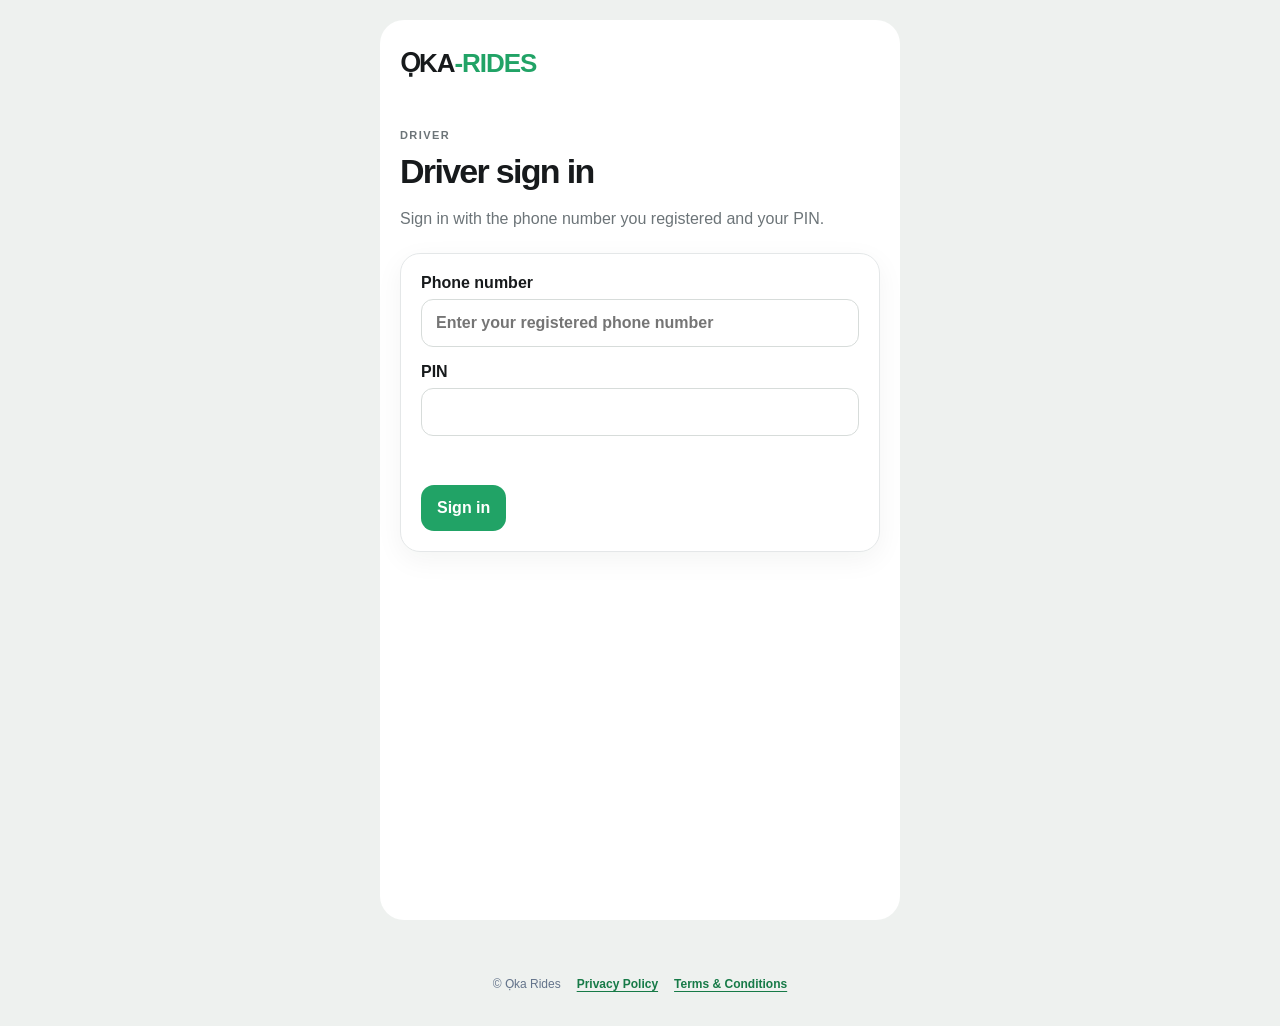
<file: driver.html>
<!doctype html>
<html lang="en">
<head>
<meta charset="utf-8">
<meta name="viewport" content="width=device-width,initial-scale=1,viewport-fit=cover">
<meta name="theme-color" content="#21a366">
<meta name="apple-mobile-web-app-capable" content="yes">
<meta name="apple-mobile-web-app-status-bar-style" content="default">
<link rel="manifest" href="/driver-manifest.json">
<link rel="stylesheet" href="/driver.css">
<title>Ọka-Rides Driver</title>
<link rel="stylesheet" href="/ui-enhancements.css?v=20261101">
</head>
<body class="driver-page">
<main class="driver-app">
  <section id="login-view" class="view active">
    <div class="brand">ỌKA<span>-RIDES</span></div>
    <p class="eyebrow">DRIVER</p>
    <h1>Driver sign in</h1>
    <p class="muted">Sign in with the phone number you registered and your PIN.</p>
    <form id="login-form" class="card">
      <label>Phone number<input id="driver-phone" type="tel" inputmode="tel" autocomplete="username" required minlength="7" maxlength="30" placeholder="Enter your registered phone number"></label>
      <label>PIN<input id="driver-pin" type="password" inputmode="numeric" autocomplete="current-password" minlength="4" required></label>
      <p id="login-message" class="message"></p>
      <button class="primary" type="submit">Sign in</button>
    </form>
  </section>

  <section id="app-view" class="view">
    <header class="topbar">
      <div><div class="brand small">ỌKA<span>-RIDES</span></div><strong id="driver-name">Driver</strong></div>
      <button id="logout" class="text-button">Log out</button>
    </header>

    <div class="driver-card">
      <div>
        <span class="eyebrow">STATUS</span>
        <strong id="availability-label">OFFLINE</strong>
      </div>
      <button id="availability-toggle" class="toggle" type="button">Go online</button>
    </div>

    <p id="app-message" class="message"></p>

    <section id="offer-section" class="card hidden">
      <div class="section-head"><span class="eyebrow">NEW RIDE</span><span id="offer-expiry"></span></div>
      <h2 id="offer-destination">Ride request</h2>
      <div class="route"><div><b>Pickup</b><span id="offer-pickup"></span></div><div><b>Destination</b><span id="offer-destination-2"></span></div></div>
      <div class="actions">
        <button id="reject-offer" class="secondary">Reject</button>
        <button id="accept-offer" class="primary">Accept ride</button>
      </div>
    </section>

    <section id="current-section" class="card hidden">
      <div class="section-head"><span class="eyebrow">CURRENT RIDE</span><span id="ride-status"></span></div>
      <h2 id="current-destination">Ride</h2>
      <div class="route"><div><b>Pickup</b><span id="current-pickup"></span></div><div><b>Destination</b><span id="current-destination-2"></span></div></div>
      <div class="ride-meta"><span id="current-passengers"></span><a id="current-phone" href="#"></a></div>
      <button id="ride-action" class="primary full">Mark picked up</button>
    </section>

    <section id="documents-section" class="card" aria-labelledby="documents-title" hidden>
      <div class="section-head"><div><span class="eyebrow">ONBOARDING</span><h2 id="documents-title">Driver documents</h2></div></div>
      <p class="muted">Upload clear, current copies. Dispatch must review all four document types before your account can be activated.</p>
      <form id="driver-document-form">
        <label>Document type
          <select id="driver-document-type" required>
            <option value="DRIVER_LICENSE">Driver's licence</option>
            <option value="VEHICLE_REGISTRATION">Vehicle registration</option>
            <option value="ROADWORTHINESS">Roadworthiness certificate</option>
            <option value="INSURANCE">Vehicle insurance</option>
          </select>
        </label>
        <label>Expiry date (required for licence, roadworthiness and insurance)
          <input id="driver-document-expiry" type="date">
        </label>
        <label>Document file (PDF, JPG or PNG; max 5 MB)
          <input id="driver-document-file" type="file" accept="application/pdf,image/jpeg,image/png" required>
        </label>
        <button id="driver-document-submit" class="primary full" type="submit">Upload document</button>
      </form>
      <p id="driver-document-message" class="message" role="status" aria-live="polite"></p>
      <div id="driver-document-list" class="earnings-rides"></div>
    </section>

    <section id="earnings-section" class="card earnings-card" aria-labelledby="earnings-title">
      <div class="section-head">
        <div>
          <span class="eyebrow">MY EARNINGS</span>
          <h2 id="earnings-title">Daily earnings</h2>
        </div>
      </div>
      <div class="earnings-controls">
        <label for="earnings-date">Business date (Nigeria)
          <input id="earnings-date" type="date" aria-label="Select earnings date">
        </label>
        <button id="earnings-refresh" class="secondary" type="button">Refresh</button>
      </div>
      <div class="earnings-grid">
        <div class="earnings-stat"><span>Completed paid rides</span><strong id="earnings-count">—</strong></div>
        <div class="earnings-stat"><span>My share (85%)</span><strong id="earnings-total">—</strong></div>
        <div class="earnings-stat highlight"><span>Awaiting bank payout</span><strong id="earnings-pending">—</strong></div>
        <div class="earnings-stat"><span>Bank paid</span><strong id="earnings-bank-paid">—</strong></div>
        <div class="earnings-stat"><span>Legacy split / review</span><strong id="earnings-paystack">—</strong></div>
      </div>
      <p id="earnings-message" class="earnings-message" role="status" aria-live="polite">Loading earnings…</p>
      <div id="earnings-rides" class="earnings-rides"></div>
      <p class="earnings-note">Only completed, paid rides count. New Paystack and OPay fares are payable to you by Oka Rides after the ride is completed. Older Paystack split entries require review. Oka Rides transfers your share manually; Paystack settlement to Oka Rides can take additional time.</p>
    </section>

    <section id="waiting-section" class="empty-card">
      <div class="empty-icon">🛺</div>
      <h2 id="waiting-title">You're offline</h2>
      <p id="waiting-text">Go online when you're ready to receive ride offers.</p>
    </section>
  </section>
</main>
<footer class="oka-legal-footer" aria-label="Legal information"><span>© Ọka Rides</span><a href="/privacy.html">Privacy Policy</a><a href="/terms.html">Terms &amp; Conditions</a></footer>
<script src="/driver.js?v=20261125-driver-csrf-earnings-fix-1"></script>
</body>
</html>
</file>
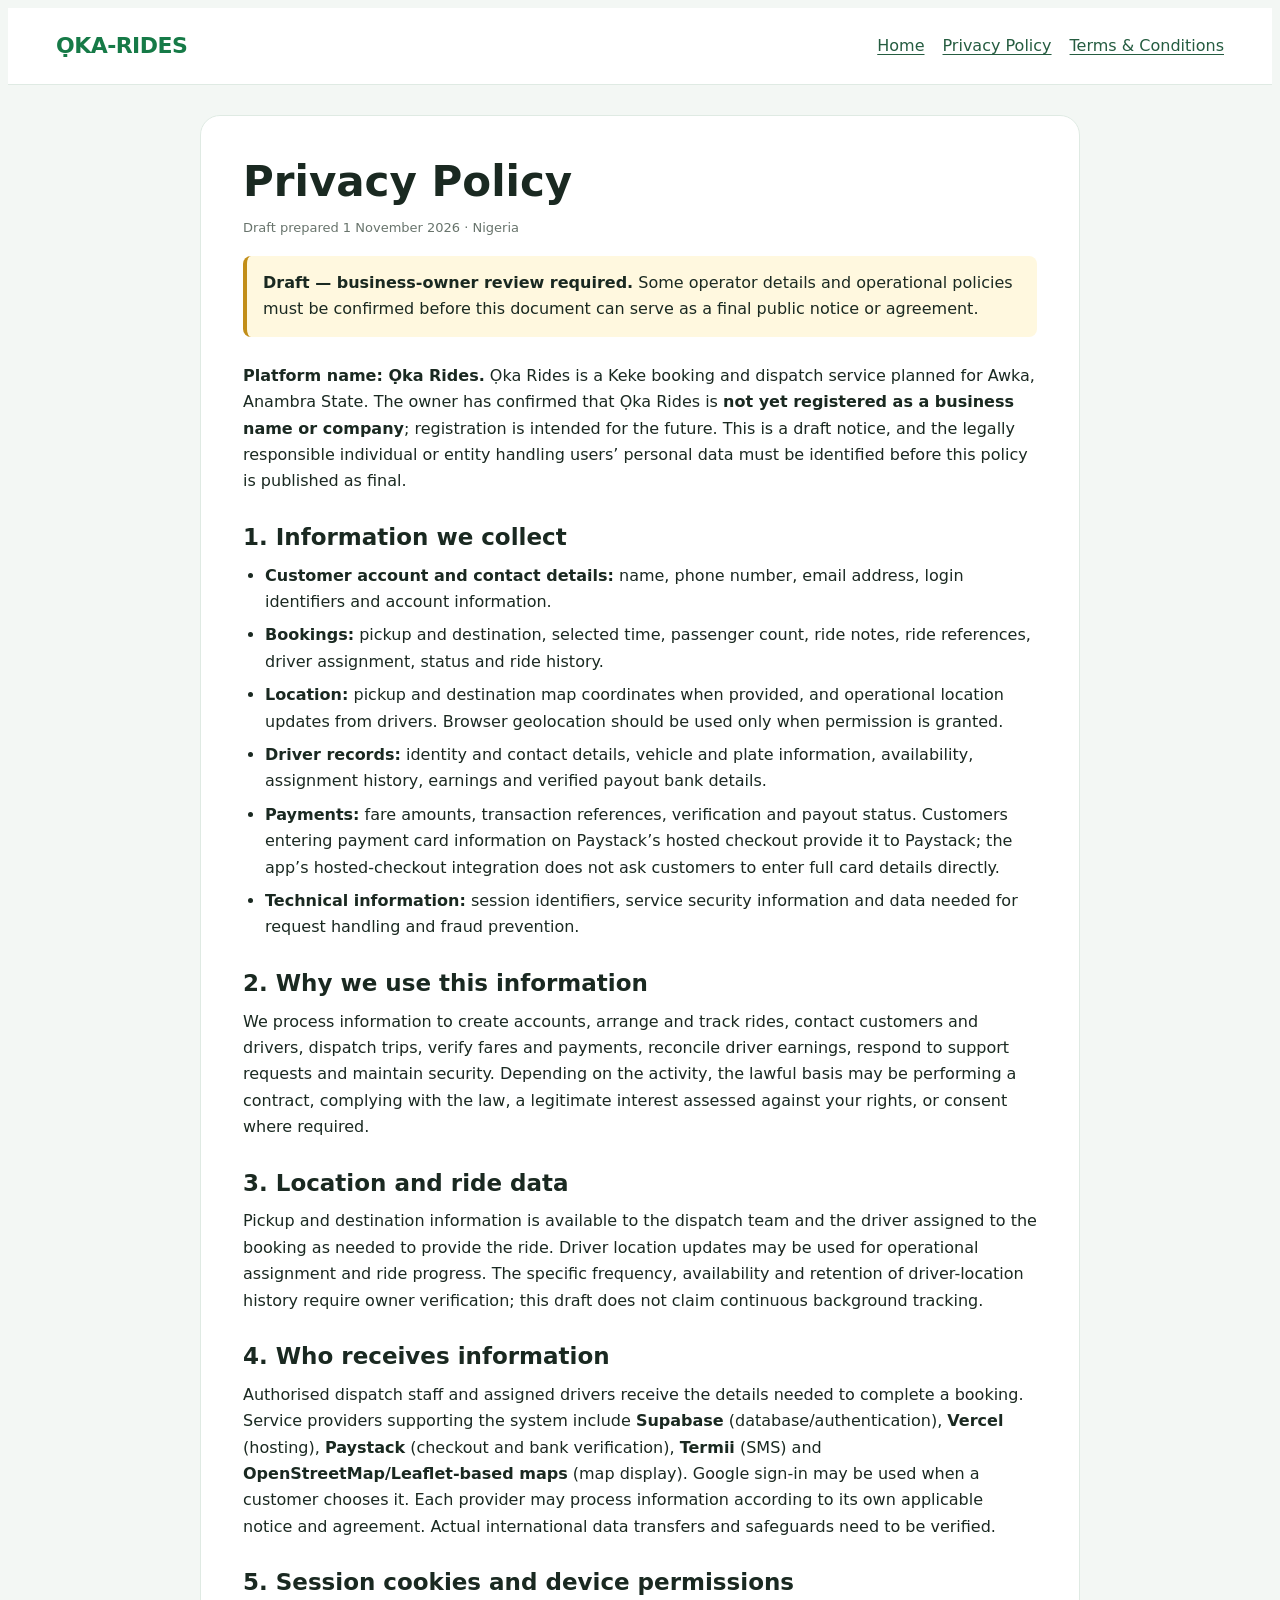
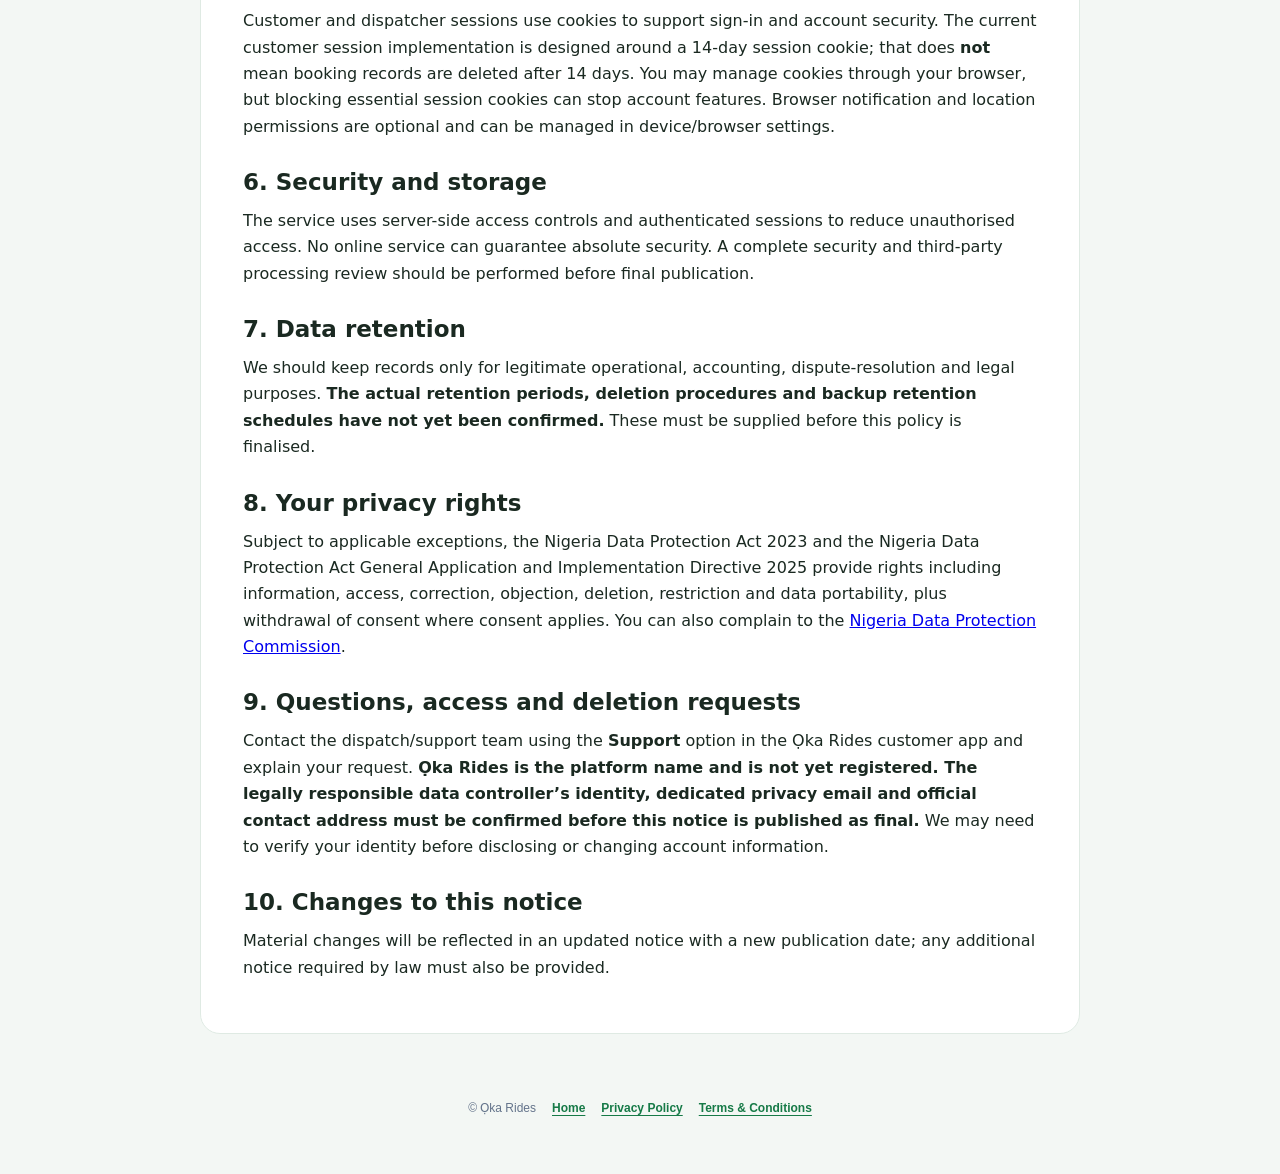
<file: privacy.html>
<!doctype html>
<html lang="en">
<head>
<meta charset="utf-8">
<meta name="viewport" content="width=device-width,initial-scale=1,viewport-fit=cover">
<meta name="theme-color" content="#21a366">
<meta name="description" content="Privacy Policy for Ọka Rides.">
<title>Privacy Policy | Ọka Rides</title>
<link rel="icon" href="/favicon.svg" type="image/svg+xml">
<link rel="stylesheet" href="/ui-enhancements.css?v=20261101">
</head>
<body class="legal-page">
<header class="legal-header"><a class="legal-brand" href="/">ỌKA-RIDES</a><nav aria-label="Legal navigation"><a href="/">Home</a><a href="/privacy.html">Privacy Policy</a><a href="/terms.html">Terms &amp; Conditions</a></nav></header>
<main class="legal-main"><article class="legal-card">
<h1>Privacy Policy</h1>
<p class="legal-meta">Draft prepared 1 November 2026 · Nigeria</p>
<div class="draft-note" role="note"><strong>Draft — business-owner review required.</strong> Some operator details and operational policies must be confirmed before this document can serve as a final public notice or agreement.</div>

<p><strong>Platform name: Ọka Rides.</strong> Ọka Rides is a Keke booking and dispatch service planned for Awka, Anambra State. The owner has confirmed that Ọka Rides is <strong>not yet registered as a business name or company</strong>; registration is intended for the future. This is a draft notice, and the legally responsible individual or entity handling users’ personal data must be identified before this policy is published as final.</p>
<h2>1. Information we collect</h2>
<ul><li><strong>Customer account and contact details:</strong> name, phone number, email address, login identifiers and account information.</li>
<li><strong>Bookings:</strong> pickup and destination, selected time, passenger count, ride notes, ride references, driver assignment, status and ride history.</li>
<li><strong>Location:</strong> pickup and destination map coordinates when provided, and operational location updates from drivers. Browser geolocation should be used only when permission is granted.</li>
<li><strong>Driver records:</strong> identity and contact details, vehicle and plate information, availability, assignment history, earnings and verified payout bank details.</li>
<li><strong>Payments:</strong> fare amounts, transaction references, verification and payout status. Customers entering payment card information on Paystack’s hosted checkout provide it to Paystack; the app’s hosted-checkout integration does not ask customers to enter full card details directly.</li>
<li><strong>Technical information:</strong> session identifiers, service security information and data needed for request handling and fraud prevention.</li></ul>
<h2>2. Why we use this information</h2>
<p>We process information to create accounts, arrange and track rides, contact customers and drivers, dispatch trips, verify fares and payments, reconcile driver earnings, respond to support requests and maintain security. Depending on the activity, the lawful basis may be performing a contract, complying with the law, a legitimate interest assessed against your rights, or consent where required.</p>
<h2>3. Location and ride data</h2>
<p>Pickup and destination information is available to the dispatch team and the driver assigned to the booking as needed to provide the ride. Driver location updates may be used for operational assignment and ride progress. The specific frequency, availability and retention of driver-location history require owner verification; this draft does not claim continuous background tracking.</p>
<h2>4. Who receives information</h2>
<p>Authorised dispatch staff and assigned drivers receive the details needed to complete a booking. Service providers supporting the system include <strong>Supabase</strong> (database/authentication), <strong>Vercel</strong> (hosting), <strong>Paystack</strong> (checkout and bank verification), <strong>Termii</strong> (SMS) and <strong>OpenStreetMap/Leaflet-based maps</strong> (map display). Google sign-in may be used when a customer chooses it. Each provider may process information according to its own applicable notice and agreement. Actual international data transfers and safeguards need to be verified.</p>
<h2>5. Session cookies and device permissions</h2>
<p>Customer and dispatcher sessions use cookies to support sign-in and account security. The current customer session implementation is designed around a 14-day session cookie; that does <strong>not</strong> mean booking records are deleted after 14 days. You may manage cookies through your browser, but blocking essential session cookies can stop account features. Browser notification and location permissions are optional and can be managed in device/browser settings.</p>
<h2>6. Security and storage</h2>
<p>The service uses server-side access controls and authenticated sessions to reduce unauthorised access. No online service can guarantee absolute security. A complete security and third-party processing review should be performed before final publication.</p>
<h2>7. Data retention</h2>
<p>We should keep records only for legitimate operational, accounting, dispute-resolution and legal purposes. <strong>The actual retention periods, deletion procedures and backup retention schedules have not yet been confirmed.</strong> These must be supplied before this policy is finalised.</p>
<h2>8. Your privacy rights</h2>
<p>Subject to applicable exceptions, the Nigeria Data Protection Act 2023 and the Nigeria Data Protection Act General Application and Implementation Directive 2025 provide rights including information, access, correction, objection, deletion, restriction and data portability, plus withdrawal of consent where consent applies. You can also complain to the <a href="https://ndpc.gov.ng/">Nigeria Data Protection Commission</a>.</p>
<h2>9. Questions, access and deletion requests</h2>
<p>Contact the dispatch/support team using the <strong>Support</strong> option in the Ọka Rides customer app and explain your request. <strong>Ọka Rides is the platform name and is not yet registered. The legally responsible data controller’s identity, dedicated privacy email and official contact address must be confirmed before this notice is published as final.</strong> We may need to verify your identity before disclosing or changing account information.</p>
<h2>10. Changes to this notice</h2>
<p>Material changes will be reflected in an updated notice with a new publication date; any additional notice required by law must also be provided.</p>
</article></main>
<footer class="oka-legal-footer legal-footer"><span>© Ọka Rides</span><a href="/">Home</a><a href="/privacy.html">Privacy Policy</a><a href="/terms.html">Terms &amp; Conditions</a></footer>
</body></html>
</file>
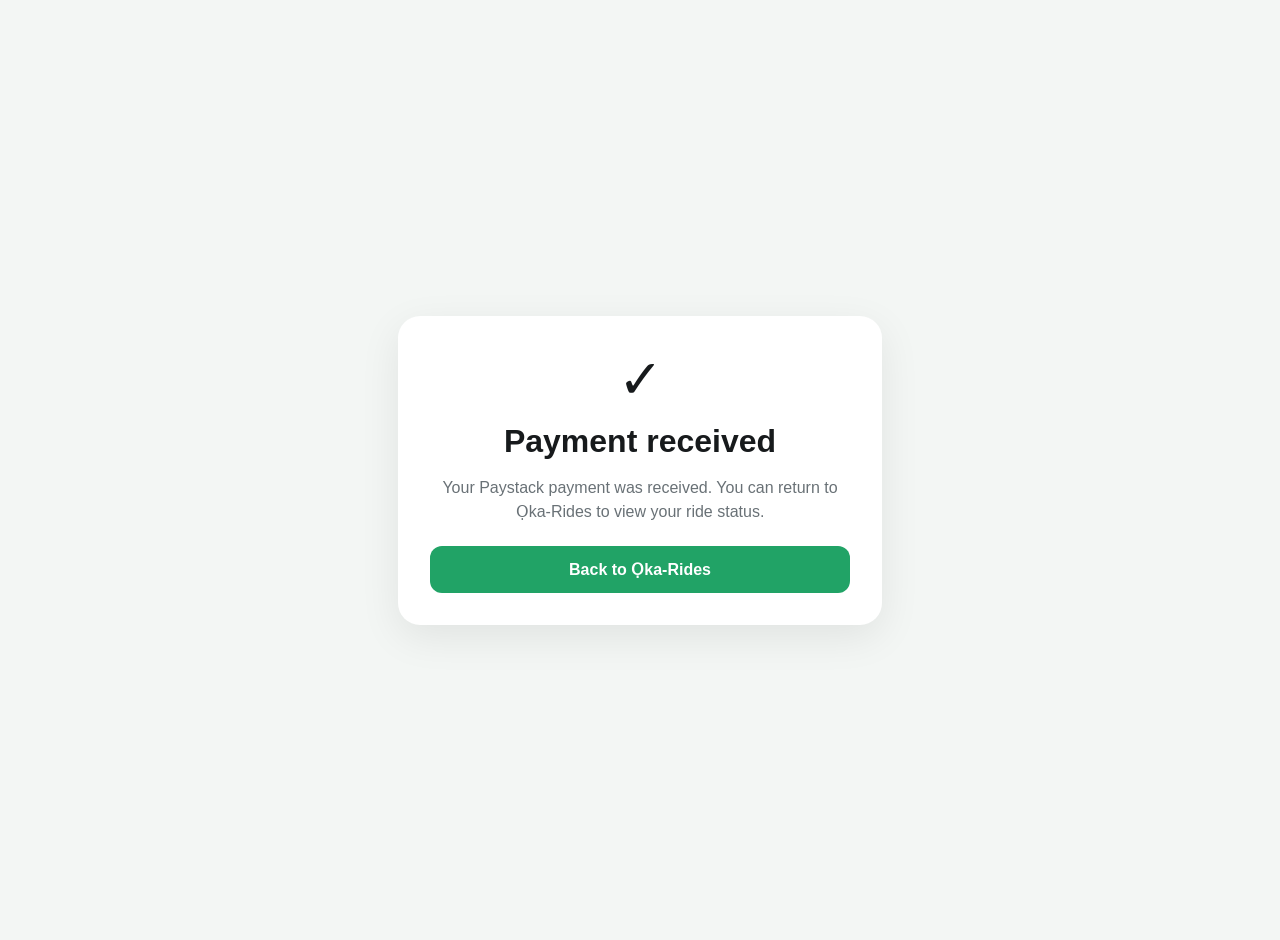
<file: success.html>
<!doctype html>
<html lang="en"><head><meta charset="utf-8"><meta name="viewport" content="width=device-width,initial-scale=1"><meta name="theme-color" content="#21a366"><title>Ọka-Rides Payment</title><style>body{margin:0;background:#f3f6f4;font-family:Arial,sans-serif;color:#171a1c;display:grid;place-items:center;min-height:100vh;padding:20px}.card{width:min(420px,100%);background:#fff;border-radius:22px;padding:32px;text-align:center;box-shadow:0 12px 40px rgba(0,0,0,.08)}.icon{font-size:54px}.card h1{margin:12px 0 8px}.card p{color:#697176;line-height:1.5}.button{display:block;text-decoration:none;background:#21a366;color:#fff;padding:14px;border-radius:12px;font-weight:800;margin-top:22px}</style></head><body><main class="card"><div class="icon">✓</div><h1>Payment received</h1><p>Your Paystack payment was received. You can return to Ọka-Rides to view your ride status.</p><a class="button" href="/">Back to Ọka-Rides</a></main></body></html>
</file>
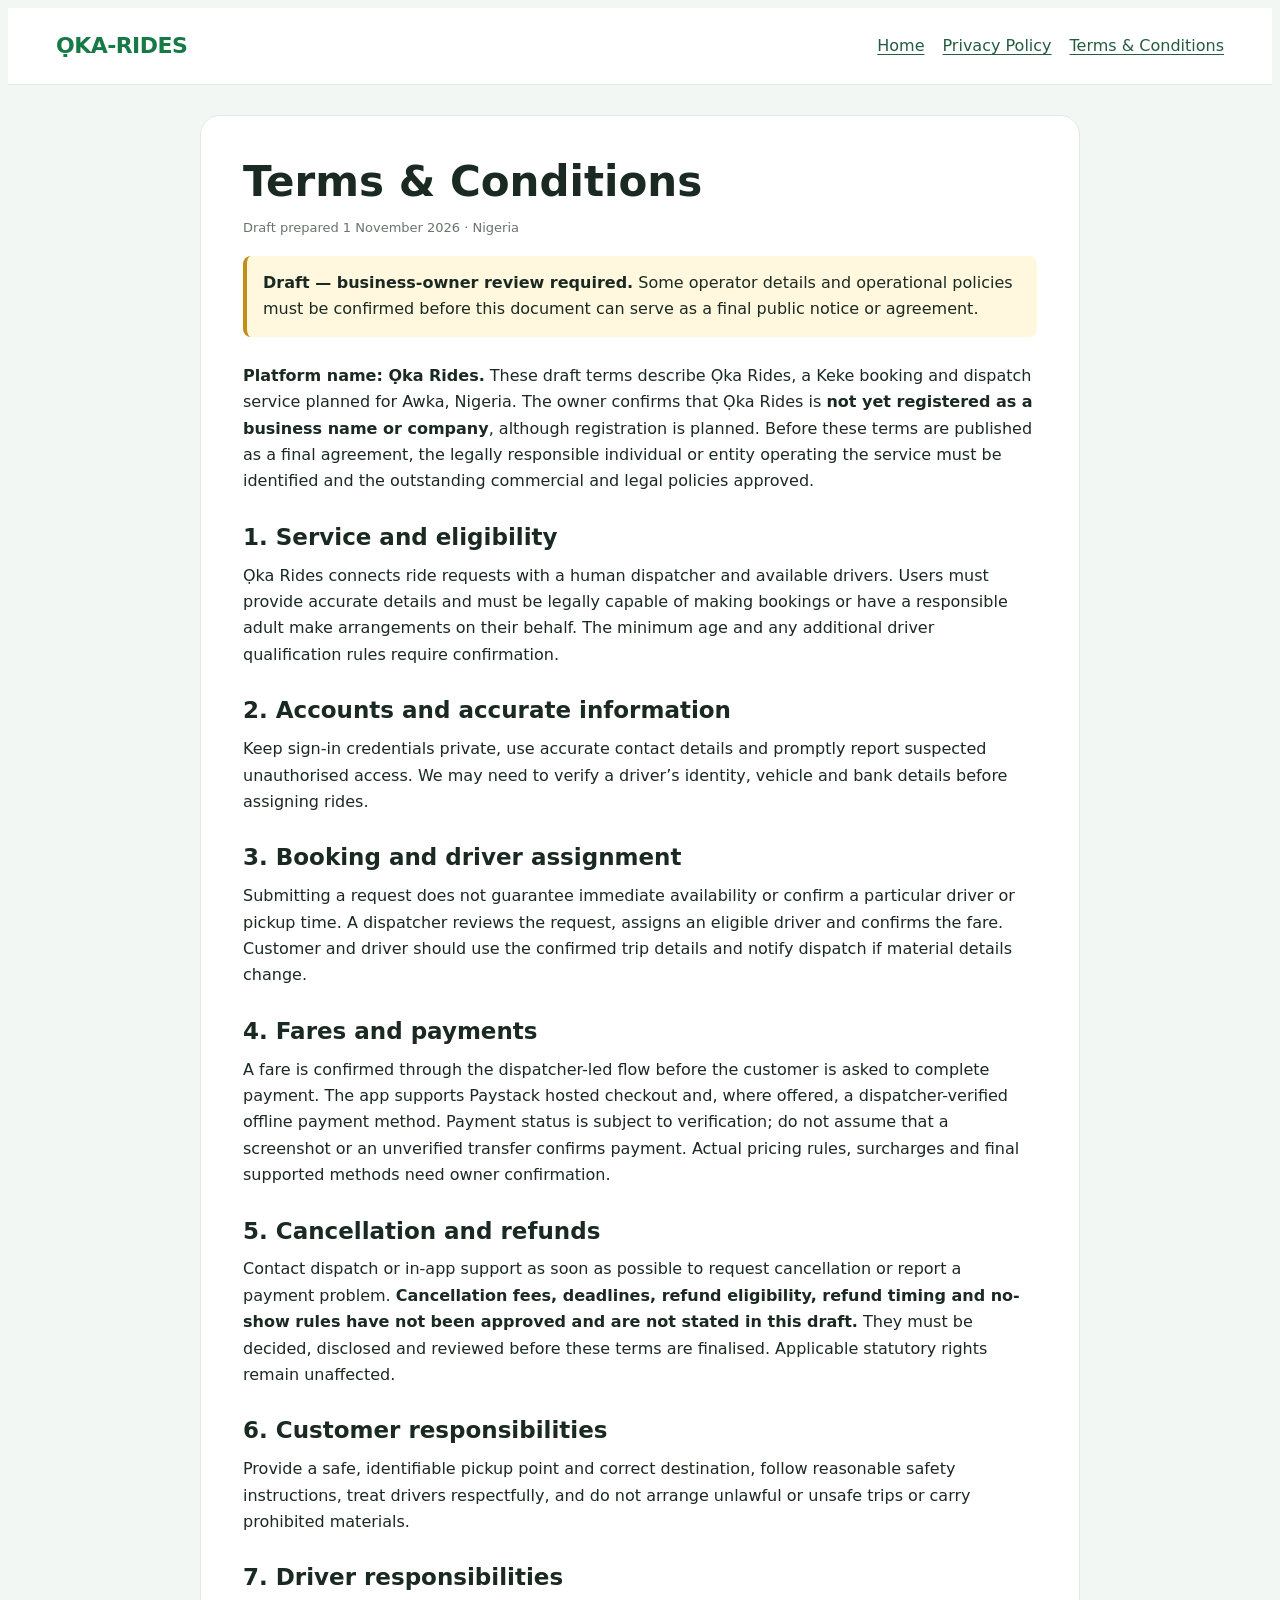
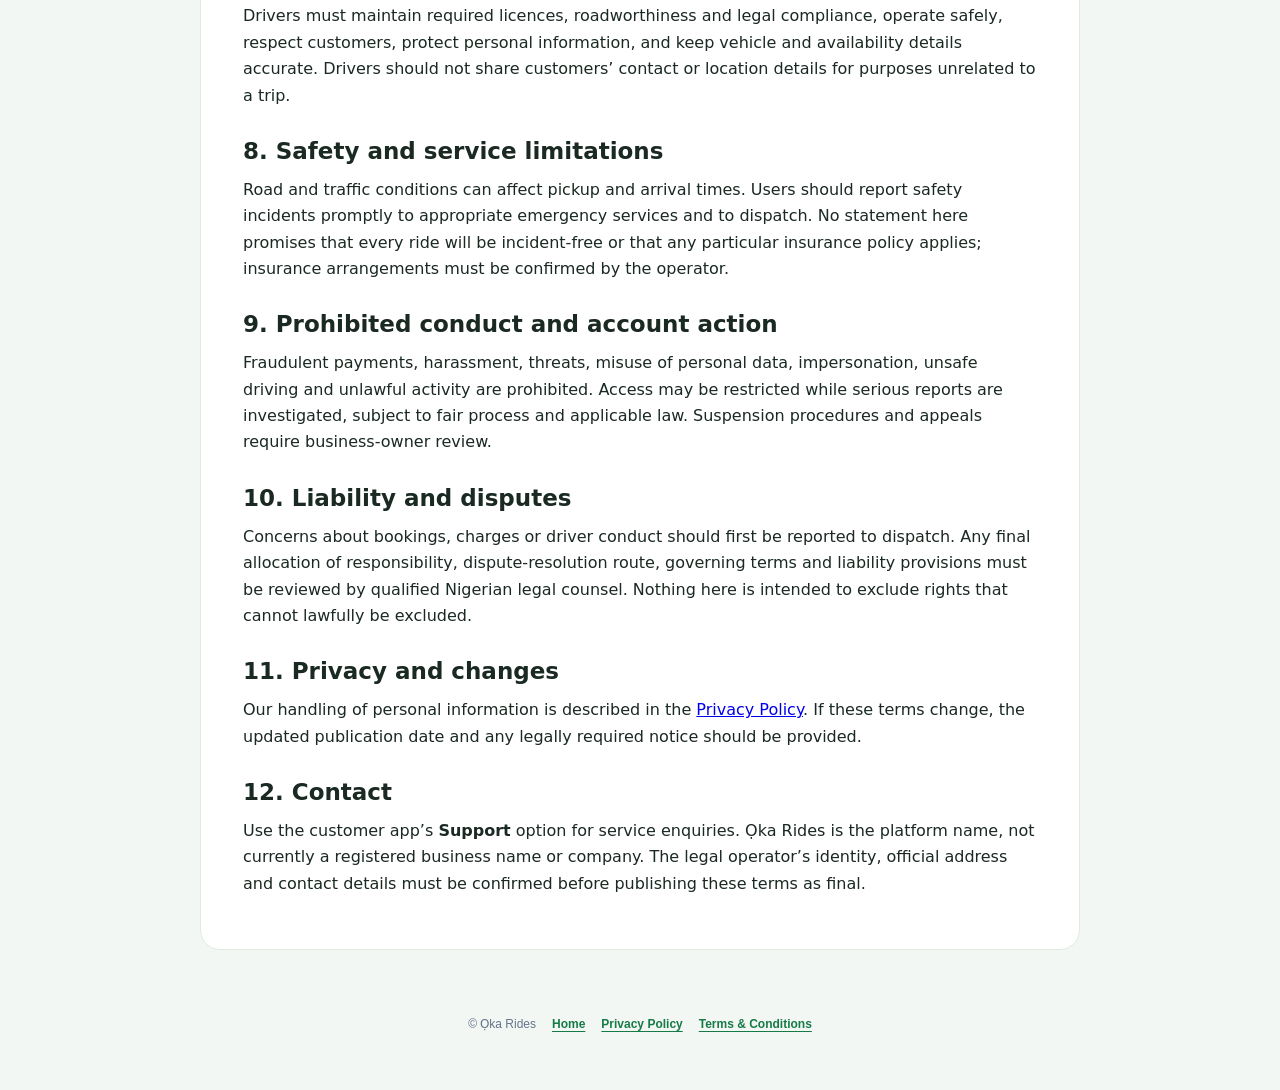
<file: terms.html>
<!doctype html>
<html lang="en">
<head>
<meta charset="utf-8">
<meta name="viewport" content="width=device-width,initial-scale=1,viewport-fit=cover">
<meta name="theme-color" content="#21a366">
<meta name="description" content="Terms &amp; Conditions for Ọka Rides.">
<title>Terms &amp; Conditions | Ọka Rides</title>
<link rel="icon" href="/favicon.svg" type="image/svg+xml">
<link rel="stylesheet" href="/ui-enhancements.css?v=20261101">
</head>
<body class="legal-page">
<header class="legal-header"><a class="legal-brand" href="/">ỌKA-RIDES</a><nav aria-label="Legal navigation"><a href="/">Home</a><a href="/privacy.html">Privacy Policy</a><a href="/terms.html">Terms &amp; Conditions</a></nav></header>
<main class="legal-main"><article class="legal-card">
<h1>Terms &amp; Conditions</h1>
<p class="legal-meta">Draft prepared 1 November 2026 · Nigeria</p>
<div class="draft-note" role="note"><strong>Draft — business-owner review required.</strong> Some operator details and operational policies must be confirmed before this document can serve as a final public notice or agreement.</div>

<p><strong>Platform name: Ọka Rides.</strong> These draft terms describe Ọka Rides, a Keke booking and dispatch service planned for Awka, Nigeria. The owner confirms that Ọka Rides is <strong>not yet registered as a business name or company</strong>, although registration is planned. Before these terms are published as a final agreement, the legally responsible individual or entity operating the service must be identified and the outstanding commercial and legal policies approved.</p>
<h2>1. Service and eligibility</h2>
<p>Ọka Rides connects ride requests with a human dispatcher and available drivers. Users must provide accurate details and must be legally capable of making bookings or have a responsible adult make arrangements on their behalf. The minimum age and any additional driver qualification rules require confirmation.</p>
<h2>2. Accounts and accurate information</h2>
<p>Keep sign-in credentials private, use accurate contact details and promptly report suspected unauthorised access. We may need to verify a driver’s identity, vehicle and bank details before assigning rides.</p>
<h2>3. Booking and driver assignment</h2>
<p>Submitting a request does not guarantee immediate availability or confirm a particular driver or pickup time. A dispatcher reviews the request, assigns an eligible driver and confirms the fare. Customer and driver should use the confirmed trip details and notify dispatch if material details change.</p>
<h2>4. Fares and payments</h2>
<p>A fare is confirmed through the dispatcher-led flow before the customer is asked to complete payment. The app supports Paystack hosted checkout and, where offered, a dispatcher-verified offline payment method. Payment status is subject to verification; do not assume that a screenshot or an unverified transfer confirms payment. Actual pricing rules, surcharges and final supported methods need owner confirmation.</p>
<h2>5. Cancellation and refunds</h2>
<p>Contact dispatch or in-app support as soon as possible to request cancellation or report a payment problem. <strong>Cancellation fees, deadlines, refund eligibility, refund timing and no-show rules have not been approved and are not stated in this draft.</strong> They must be decided, disclosed and reviewed before these terms are finalised. Applicable statutory rights remain unaffected.</p>
<h2>6. Customer responsibilities</h2>
<p>Provide a safe, identifiable pickup point and correct destination, follow reasonable safety instructions, treat drivers respectfully, and do not arrange unlawful or unsafe trips or carry prohibited materials.</p>
<h2>7. Driver responsibilities</h2>
<p>Drivers must maintain required licences, roadworthiness and legal compliance, operate safely, respect customers, protect personal information, and keep vehicle and availability details accurate. Drivers should not share customers’ contact or location details for purposes unrelated to a trip.</p>
<h2>8. Safety and service limitations</h2>
<p>Road and traffic conditions can affect pickup and arrival times. Users should report safety incidents promptly to appropriate emergency services and to dispatch. No statement here promises that every ride will be incident-free or that any particular insurance policy applies; insurance arrangements must be confirmed by the operator.</p>
<h2>9. Prohibited conduct and account action</h2>
<p>Fraudulent payments, harassment, threats, misuse of personal data, impersonation, unsafe driving and unlawful activity are prohibited. Access may be restricted while serious reports are investigated, subject to fair process and applicable law. Suspension procedures and appeals require business-owner review.</p>
<h2>10. Liability and disputes</h2>
<p>Concerns about bookings, charges or driver conduct should first be reported to dispatch. Any final allocation of responsibility, dispute-resolution route, governing terms and liability provisions must be reviewed by qualified Nigerian legal counsel. Nothing here is intended to exclude rights that cannot lawfully be excluded.</p>
<h2>11. Privacy and changes</h2>
<p>Our handling of personal information is described in the <a href="/privacy.html">Privacy Policy</a>. If these terms change, the updated publication date and any legally required notice should be provided.</p>
<h2>12. Contact</h2>
<p>Use the customer app’s <strong>Support</strong> option for service enquiries. Ọka Rides is the platform name, not currently a registered business name or company. The legal operator’s identity, official address and contact details must be confirmed before publishing these terms as final.</p>
</article></main>
<footer class="oka-legal-footer legal-footer"><span>© Ọka Rides</span><a href="/">Home</a><a href="/privacy.html">Privacy Policy</a><a href="/terms.html">Terms &amp; Conditions</a></footer>
</body></html>
</file>
<file: driver.css>
:root{--green:#21a366;--green-dark:#18844f;--soft:#edf8f2;--ink:#171a1c;--muted:#6c7478;--line:#e4e7e8;--danger:#b42318}*{box-sizing:border-box}html,body{margin:0;min-height:100%;background:#eef1ef;color:var(--ink);font-family:Arial,Helvetica,sans-serif}button,input{font:inherit}.driver-app{width:min(520px,100%);min-height:100vh;margin:auto;background:#fff;padding:28px 20px calc(28px + env(safe-area-inset-bottom))}.view{display:none}.view.active{display:block}.brand{font-size:26px;font-weight:900;letter-spacing:-.04em;margin-bottom:50px}.brand span{color:var(--green)}.brand.small{font-size:18px;margin:0 0 3px}.eyebrow{font-size:11px;letter-spacing:.13em;font-weight:800;color:var(--muted);display:block}.view h1{font-size:34px;letter-spacing:-.05em;margin:8px 0}.muted{color:var(--muted);line-height:1.5}.card,.driver-card,.empty-card{background:#fff;border:1px solid var(--line);border-radius:20px;padding:20px;box-shadow:0 8px 28px rgba(20,30,24,.05)}.card{margin-top:22px}label{display:block;font-weight:700;margin-bottom:16px}input{display:block;width:100%;margin-top:7px;border:1px solid #d7dcda;border-radius:12px;padding:14px;background:#fff;outline:none}input:focus{border-color:var(--green)}button{border:0;border-radius:13px;padding:14px 16px;font-weight:800;cursor:pointer}.primary{background:var(--green);color:#fff}.secondary{background:var(--soft);color:#176b42}.full{width:100%}.message{min-height:20px;color:var(--danger);font-size:13px}.topbar{display:flex;justify-content:space-between;align-items:center;margin-bottom:22px}.text-button{background:none;color:var(--muted);padding:6px}.driver-card{display:flex;justify-content:space-between;align-items:center;margin-bottom:12px}.driver-card strong{display:block;margin-top:4px;font-size:18px}.toggle{background:var(--soft);color:#176b42}.toggle.online{background:var(--green);color:#fff}.section-head{display:flex;justify-content:space-between;align-items:center;gap:10px}.card h2{font-size:25px;letter-spacing:-.04em;margin:12px 0 18px}.route{display:grid;gap:12px;margin-bottom:18px}.route div{border-left:3px solid var(--green);padding-left:12px}.route b,.route span{display:block}.route span{margin-top:4px;color:var(--muted);line-height:1.35}.actions{display:grid;grid-template-columns:1fr 1.4fr;gap:10px}.ride-meta{display:flex;justify-content:space-between;gap:12px;margin-bottom:18px;color:var(--muted);font-size:13px}.ride-meta a{color:var(--green);font-weight:700}.empty-card{text-align:center;margin-top:18vh;padding:34px 20px}.empty-icon{font-size:44px}.empty-card h2{margin:12px 0 6px}.empty-card p{color:var(--muted);line-height:1.45;margin:0}.hidden{display:none!important}@media(min-width:600px){.driver-app{margin:20px auto;min-height:calc(100vh - 40px);border-radius:24px}}

/* Driver-only, read-only earnings: keep live ride actions above this panel. */
.earnings-card{margin-top:22px}
.earnings-card h2{font-size:22px;margin:6px 0 10px}
.earnings-controls{display:flex;align-items:end;gap:10px;margin:12px 0 16px}
.earnings-controls label{font-size:12px;color:var(--muted);margin:0;flex:1}
.earnings-controls input{margin-top:6px;padding:10px;font-size:15px}
.earnings-controls button{padding:11px 14px;white-space:nowrap}
.earnings-grid{display:grid;grid-template-columns:repeat(2,minmax(0,1fr));gap:10px}
.earnings-stat{padding:12px;background:#f6f8f7;border:1px solid var(--line);border-radius:12px;min-width:0}
.earnings-stat span{font-size:11px;color:var(--muted);line-height:1.3;display:block}
.earnings-stat strong{display:block;font-size:19px;margin-top:7px;overflow-wrap:anywhere}
.earnings-stat.highlight{background:var(--soft);border-color:#bae8cc}
.earnings-stat.highlight strong{color:var(--green-dark)}
.earnings-message{margin:14px 0 6px;color:var(--muted);font-size:13px;line-height:1.5}
.earnings-rides{display:grid;gap:8px;margin-top:12px}
.earnings-ride{display:flex;justify-content:space-between;gap:10px;border:1px solid var(--line);border-radius:12px;padding:12px}
.earnings-ride strong{display:block;font-size:14px}
.earnings-ride small{display:block;color:var(--muted);font-size:11px;margin-top:5px;overflow-wrap:anywhere}
.earnings-ride .amount{text-align:right}
.earnings-ride .amount b{display:block;color:var(--ink)}
.earnings-ride .amount span{font-size:11px;display:block;margin-top:5px}
.earnings-ride .amount span.pending{color:#a16207}
.earnings-ride .amount span.settled{color:var(--green-dark)}
.earnings-note{font-size:11px;color:var(--muted);line-height:1.5;margin:15px 0 0}
</file>
<file: ui-enhancements.css>
/* Shared, additive UI improvements for Oka Rides. No API or auth changes. */
:root{--oka-ease:cubic-bezier(.2,.75,.25,1)}
html{scroll-behavior:smooth}
body{max-width:100%;overflow-x:clip}
body *{overflow-wrap:break-word}
input,select,textarea{max-width:100%;min-width:0}
a,button,input,select,textarea{-webkit-tap-highlight-color:transparent}
a:focus-visible,button:focus-visible,input:focus-visible,select:focus-visible,textarea:focus-visible{outline:3px solid #16a34a;outline-offset:3px}
a,button{touch-action:manipulation}
button:not(:disabled),.button:not([aria-disabled="true"]){transition:background-color .18s ease,color .18s ease,border-color .18s ease,box-shadow .18s ease,transform .18s var(--oka-ease)}
@media(hover:hover) and (pointer:fine){
  button:not(:disabled):hover,.button:not([aria-disabled="true"]):hover{filter:brightness(.98)}
  .customer-page .service-tiles button:hover,.customer-page .where-card:hover,.driver-page .card:hover,.dispatcher-page .ride-item:hover{box-shadow:0 9px 26px rgba(21,75,42,.09)}
}
button:not(:disabled):active,.button:not([aria-disabled="true"]):active{transform:scale(.985)}
.customer-page .app-shell,.customer-page #screen,.customer-page .screen,.driver-page .driver-app,.dispatcher-page .panel{min-width:0}
.customer-page .screen.active:not(.splash-screen),.driver-page .view.active{animation:oka-fade-up .26s var(--oka-ease) both}
.customer-page .ride-card,.customer-page .previous-ride-card,.driver-page .card,.driver-page .driver-card,.driver-page .empty-card,.dispatcher-page .panel,.earnings-page .panel,.payments-page .panel,.legal-page .legal-card{animation:oka-fade-up .3s var(--oka-ease) both}
.dispatcher-page .alert-banner:not([hidden]){animation:oka-fade-up .2s var(--oka-ease) both}
.customer-page .ride-detail-loading::before{content:"";display:inline-block;width:16px;height:16px;border:2px solid #bbdec9;border-top-color:#16804c;border-radius:50%;vertical-align:middle;margin-right:9px;animation:oka-spin .8s linear infinite}
.customer-page .app-form :is(input,select,textarea),.driver-page input,.dispatcher-page :is(input,select){min-width:0}
.customer-page .two>*,
.customer-page .service-tiles>*,
.customer-page .ride-card>*,
.customer-page .previous-ride-main>*,
.driver-page .earnings-grid>*,
.dispatcher-page .detail-grid>*{min-width:0}
.customer-page .oka-map,.dispatcher-page .map{width:100%;max-width:100%;min-width:0}
.customer-page .oka-map .leaflet-control-container,.dispatcher-page .map .leaflet-control-container{max-width:100%}
.driver-page .driver-app{width:min(520px,100%);min-height:100svh}
.driver-page .actions{grid-template-columns:minmax(0,1fr) minmax(0,1.4fr)}
.driver-page .earnings-ride{min-width:0}
.driver-page .earnings-ride .amount{min-width:0;overflow-wrap:anywhere}
.dispatcher-page main{max-width:100%}
.dispatcher-page .toolbar,.dispatcher-page .toolbar-actions,.dispatcher-page .topbar,.dispatcher-page .details-top{min-width:0}
.dispatcher-page .toolbar{flex-wrap:wrap}
.dispatcher-page .toolbar-actions{flex-wrap:wrap}
.dispatcher-page .toolbar>a{white-space:normal;text-align:center;text-decoration:none}
.dispatcher-page .inline-form>*{min-width:0}
.dispatcher-page .driver-control{flex-wrap:wrap}
.dispatcher-page .driver-control select{min-width:0}
.dispatcher-page .details,.dispatcher-page .driver-option{min-width:0}
.earnings-page .wrap,.payments-page .wrap{max-width:100%;min-width:0}
.earnings-page .panel,.payments-page .panel{max-width:100%;overflow-x:auto;-webkit-overflow-scrolling:touch}
.earnings-page table,.payments-page table{width:max-content;min-width:100%}
.earnings-page .summary,.payments-page .summary{min-width:0}
.earnings-page .metric,.payments-page .metric{min-width:0;flex:1 1 160px}
.oka-legal-footer{display:flex;flex-wrap:wrap;justify-content:center;align-items:center;gap:4px 16px;padding:22px 14px 28px;color:#64748b;font:12px/1.5 Arial,Helvetica,sans-serif;text-align:center}
.oka-legal-footer a,.legal-inline a{color:#167a47;text-underline-offset:3px;font-weight:700}
.oka-legal-footer a{display:inline-flex;align-items:center;justify-content:center;min-height:44px}
.customer-page .oka-legal-footer{padding-bottom:108px;background:#fff}
.customer-page .app-shell.splash-mode .oka-legal-footer{display:none}
.driver-page .oka-legal-footer{padding-bottom:calc(20px + env(safe-area-inset-bottom))}
.dispatcher-page .oka-legal-footer,.earnings-page .oka-legal-footer,.payments-page .oka-legal-footer{background:transparent}
.legal-inline{font-size:12px;line-height:1.6;color:#64748b;text-align:center;margin:10px auto;max-width:540px}
.splash-legal{display:flex;justify-content:center;flex-wrap:wrap;gap:8px 20px;font-size:12px;margin:7px 0 4px}
.splash-legal a{color:#fff;text-decoration:underline;text-underline-offset:3px;min-height:35px;display:inline-flex;align-items:center}
@media(max-width:900px){
  .dispatcher-page .layout{grid-template-columns:minmax(0,1fr)}
  .dispatcher-page .ride-list{max-height:360px}
}
@media(max-width:700px){
  .earnings-page .top,.payments-page .top{flex-wrap:wrap;padding:16px}
  .earnings-page .wrap,.payments-page .wrap{margin:16px auto;padding:0 12px}
  .earnings-page .head,.payments-page .head{align-items:stretch}
  .earnings-page .head>*,
  .payments-page .head>*{min-width:0}
  .earnings-page .panel,.payments-page .panel{padding:12px}
  .dispatcher-page .topbar{flex-wrap:wrap;gap:8px}
  .dispatcher-page .toolbar-actions{width:100%}
  .dispatcher-page .toolbar-actions>*{flex:1 1 120px;min-height:44px}
}
@media(max-width:599px){
  .customer-page .screen{padding:22px clamp(14px,5vw,24px) 30px}
  .customer-page .splash-screen{padding:clamp(14px,5vw,24px);padding-bottom:max(14px,env(safe-area-inset-bottom));overflow-y:auto;overscroll-behavior:contain}
  .customer-page .splash-mark{min-height:75px;flex:1 1 90px}
  .customer-page .splash-keke{transform:scale(.83)}
  .customer-page .splash-bottom h1{font-size:clamp(26px,8vw,34px)}
  .customer-page .page-head h1{font-size:clamp(24px,6vw,32px)}
  .customer-page .home-heading{font-size:clamp(29px,9vw,40px)}
  .customer-page .service-tiles{gap:8px;grid-template-columns:repeat(3,minmax(0,1fr))}
  .customer-page .service-tiles button{min-width:0;min-height:144px;padding:8px 4px 12px}
  .customer-page .service-tiles b{font-size:clamp(12px,3.5vw,17px)}
  .customer-page .service-tiles small{font-size:clamp(10px,2.7vw,13px)}
  .customer-page .tile-art{height:72px}
  .customer-page .keke-art:after{font-size:46px}
  .customer-page .schedule-art:after{font-size:52px}
  .customer-page .box-art{font-size:44px}
  .customer-page .where-card{min-width:0;padding:0 12px;gap:9px}
  .customer-page .where-card strong{font-size:clamp(16px,5vw,21px)}
  .customer-page .where-card .later{padding:9px 10px}
  .customer-page .ride-list .ride-card{grid-template-columns:48px minmax(0,1fr) auto!important;gap:9px!important}
  .customer-page .ride-thumb{width:48px;height:48px;font-size:27px}
  .customer-page .previous-ride-main{grid-template-columns:48px minmax(0,1fr) auto;gap:9px}
  .customer-page .ride-card .fare{white-space:normal!important;overflow-wrap:anywhere!important;font-size:14px!important}
  .customer-page .account-card button,.customer-page .account-card a{grid-template-columns:40px minmax(0,1fr) 16px;gap:9px;padding:12px}
  .customer-page input,.customer-page select,.customer-page textarea,.driver-page input,.dispatcher-page input,.dispatcher-page select{font-size:16px}
  .customer-page .oka-map{height:clamp(220px,36vh,330px);min-height:0;margin-bottom:20px}
  .dispatcher-page main{width:calc(100% - 24px);margin:14px auto}
  .dispatcher-page .details{padding:14px}
  .dispatcher-page .detail-grid{grid-template-columns:minmax(0,1fr)}
  .dispatcher-page .detail-grid .wide{grid-column:auto}
  .dispatcher-page .driver-list{grid-template-columns:minmax(0,1fr)}
  .dispatcher-page .inline-form{align-items:stretch}
  .dispatcher-page .inline-form>*{flex:1 1 100%;width:100%;min-height:44px}
  .dispatcher-page .action-row .button{min-height:44px}
  .dispatcher-page .map{height:clamp(210px,36vh,320px)}
  .driver-page .driver-app{padding:20px 14px calc(20px + env(safe-area-inset-bottom))}
  .driver-page .brand{margin-bottom:26px}
  .driver-page .card,.driver-page .driver-card,.driver-page .empty-card{padding:16px}
  .driver-page .view h1{font-size:clamp(26px,8vw,34px)}
  .driver-page .driver-card{gap:8px;flex-wrap:wrap}
  .driver-page .earnings-grid{grid-template-columns:repeat(2,minmax(0,1fr))}
  .driver-page .earnings-controls{flex-wrap:wrap}
}
@media(max-width:380px){
  .customer-page .two{grid-template-columns:minmax(0,1fr)}
  .customer-page .page-head{gap:8px}
  .customer-page .promo-card{grid-template-columns:42px minmax(0,1fr);gap:8px;padding:12px}
  .customer-page .promo-card .promo-logo{max-width:42px}
  .customer-page .splash-mark{min-height:48px}
  .driver-page .actions{grid-template-columns:minmax(0,1fr)}
  .driver-page .earnings-controls>*{flex:1 1 100%}
  .dispatcher-page .toolbar>a{flex:1 1 100%}
}
@media(max-width:320px){
  .driver-page .earnings-grid{grid-template-columns:minmax(0,1fr)}
  .customer-page .service-tiles{gap:5px}
  .customer-page .tile-art{height:56px}
}
@media(orientation:landscape) and (max-height:460px){
  .customer-page .splash-screen{position:relative;min-height:100svh;height:auto}
  .customer-page .splash-mark{display:none}
  .customer-page .splash-bottom{margin-top:20px}
  .customer-page .oka-map,.dispatcher-page .map{height:220px;min-height:0}
}
/* Legal pages are independent static content; they do not load customer authentication. */
.legal-page{background:#f3f7f4;color:#1a2921;font:16px/1.65 system-ui,-apple-system,Segoe UI,sans-serif}
.legal-page .legal-header{background:#fff;border-bottom:1px solid #dfeae3;padding:20px clamp(16px,4vw,48px);display:flex;justify-content:space-between;align-items:center;gap:16px;flex-wrap:wrap}
.legal-page .legal-brand{font-weight:900;letter-spacing:-.025em;color:#167a47;text-decoration:none;font-size:22px}
.legal-page .legal-header nav{display:flex;flex-wrap:wrap;gap:10px 18px}
.legal-page .legal-header a:not(.legal-brand){color:#255c40;text-decoration:underline;text-underline-offset:3px}
.legal-page .legal-main{max-width:880px;margin:30px auto;padding:0 clamp(12px,4vw,24px)}
.legal-page .legal-card{background:#fff;border:1px solid #dfeae3;border-radius:20px;padding:clamp(18px,4.5vw,42px)}
.legal-page h1{font-size:clamp(28px,6vw,42px);line-height:1.15;margin:0 0 10px}
.legal-page h2{font-size:clamp(18px,4vw,23px);line-height:1.3;margin:28px 0 10px}
.legal-page p{margin:10px 0}
.legal-page ul{padding-left:22px;margin:10px 0}
.legal-page li{margin:7px 0}
.legal-page .draft-note{background:#fff8df;border-left:4px solid #c28e18;padding:14px 16px;border-radius:8px;margin:18px 0 26px}
.legal-page .legal-meta{color:#68746c;font-size:13px}
.legal-page .legal-footer{padding-bottom:36px}
@keyframes oka-fade-up{from{opacity:.65;transform:translateY(7px)}to{opacity:1;transform:translateY(0)}}
@keyframes oka-spin{to{transform:rotate(360deg)}}
@media(prefers-reduced-motion:reduce){
  html:focus-within{scroll-behavior:auto}
  *,*::before,*::after{animation-duration:.01ms!important;animation-iteration-count:1!important;transition-duration:.01ms!important;scroll-behavior:auto!important}
}
/* Dispatcher driver PIN manager: keep reset controls usable on narrow screens. */
.dispatcher-page .driver-pin-manager-row{display:grid;grid-template-columns:minmax(150px,1fr) minmax(190px,260px) auto;gap:10px;align-items:center;padding:12px 0;border-top:1px solid var(--border,#ddd)}
.dispatcher-page .driver-pin-manager-row input{min-width:0;width:100%}
@media(max-width:599px){
  .dispatcher-page .driver-pin-manager-row{grid-template-columns:minmax(0,1fr) auto}
  .dispatcher-page .driver-pin-manager-row>div{grid-column:1/-1}
  .dispatcher-page .driver-pin-manager-row input{grid-column:1}
  .dispatcher-page .driver-pin-manager-row button{grid-column:2;min-height:44px}
}
</file>
